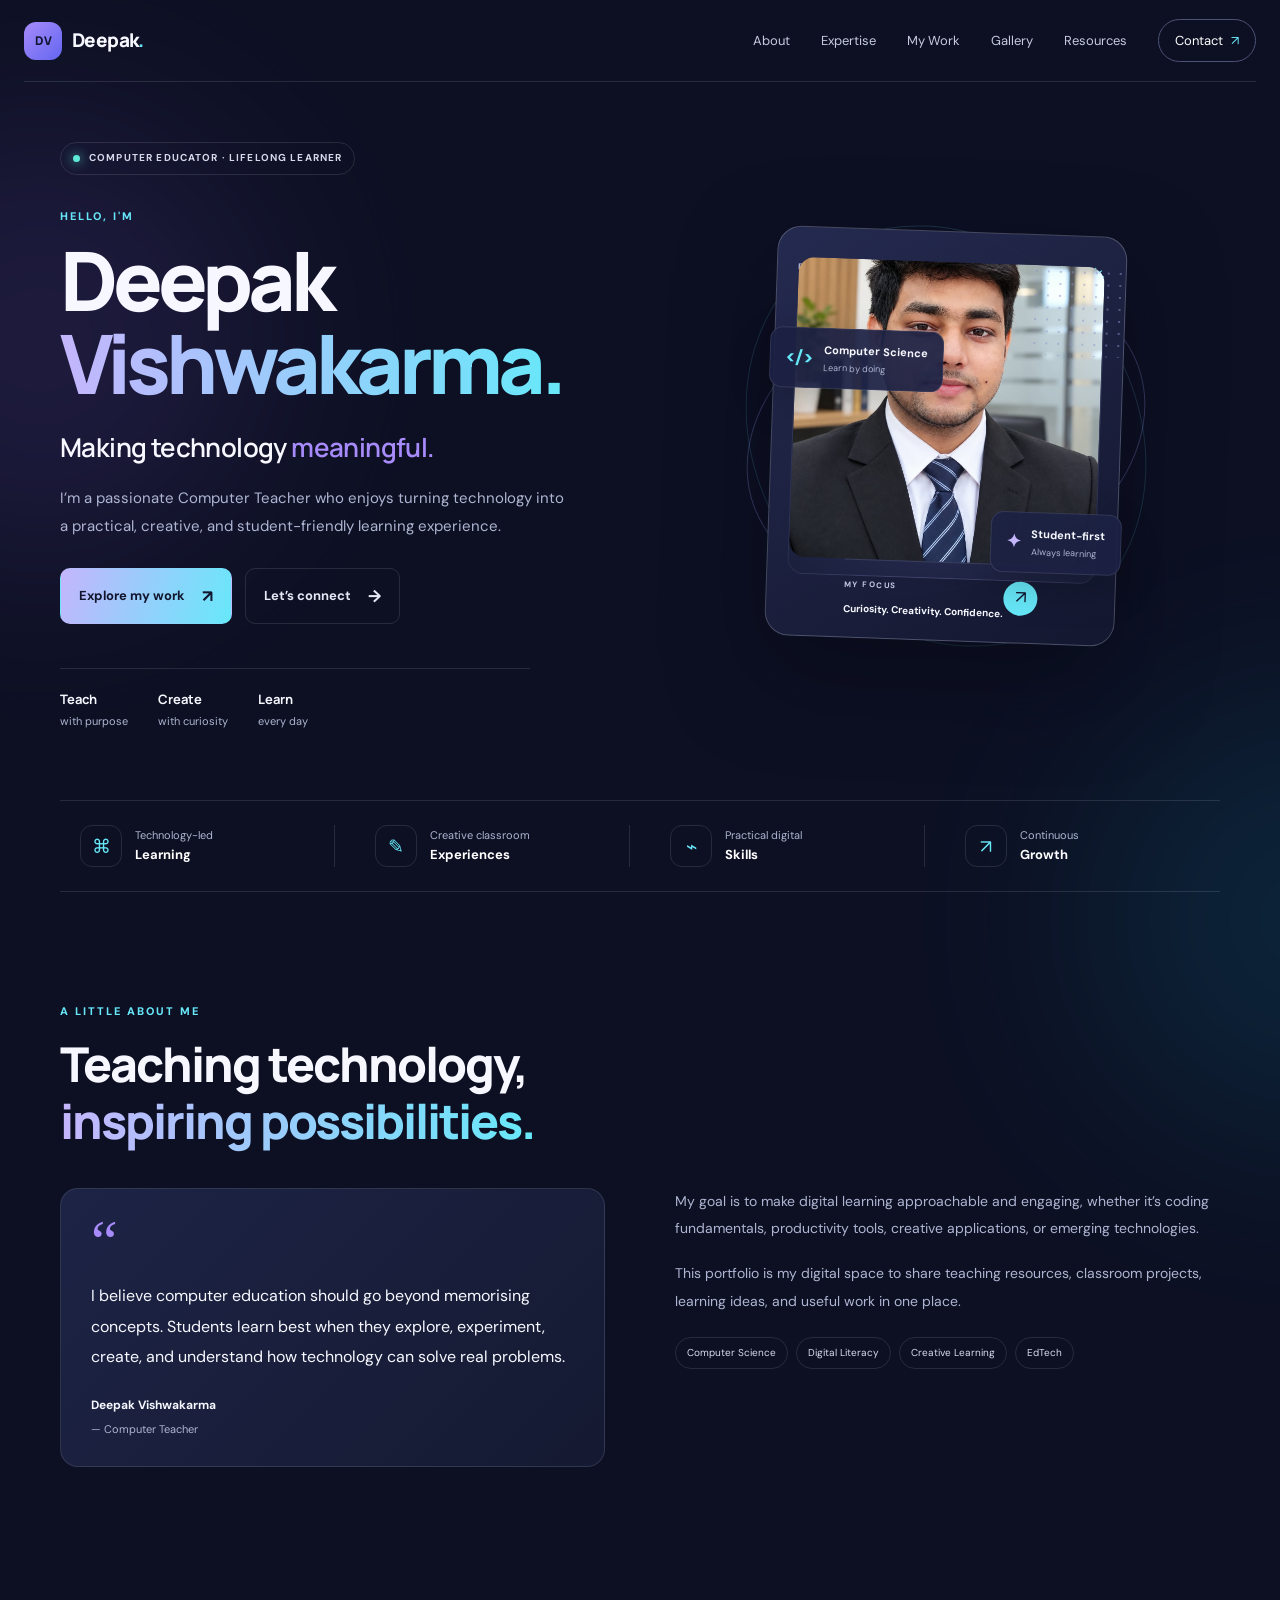
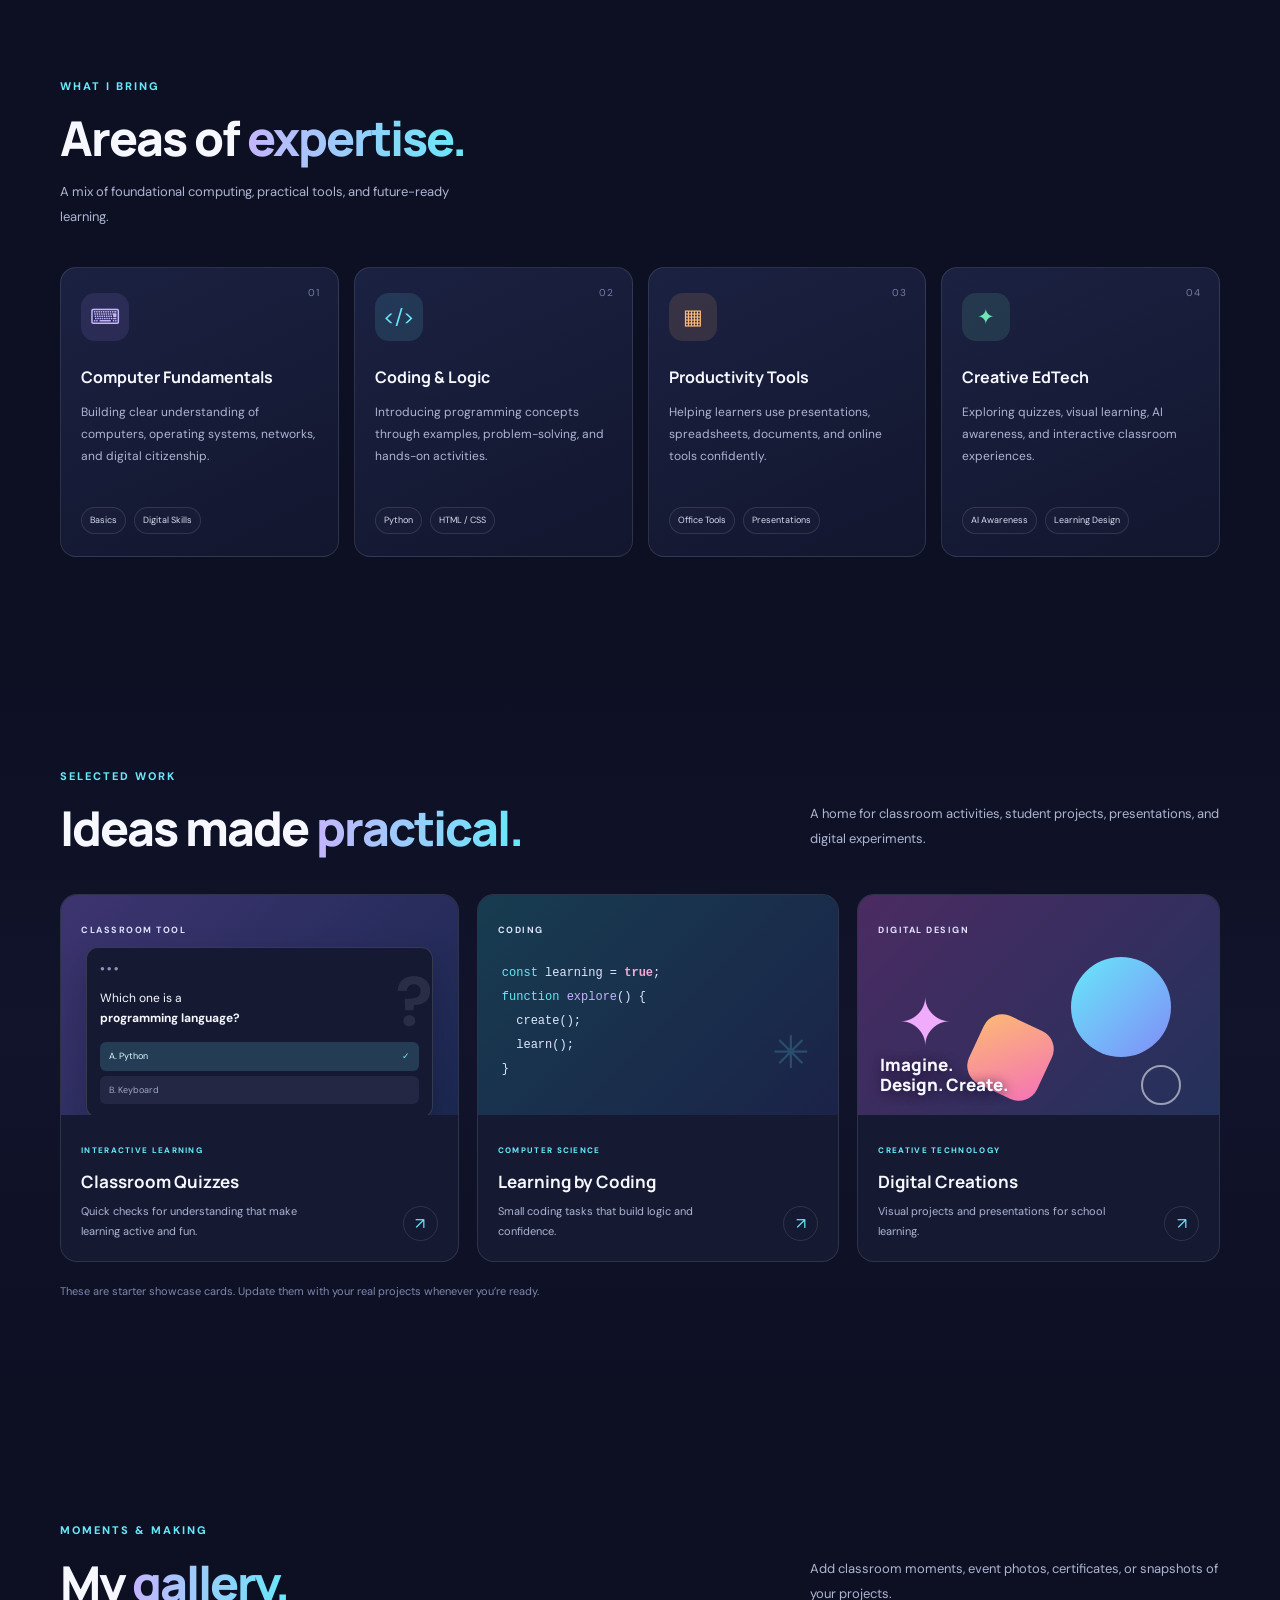
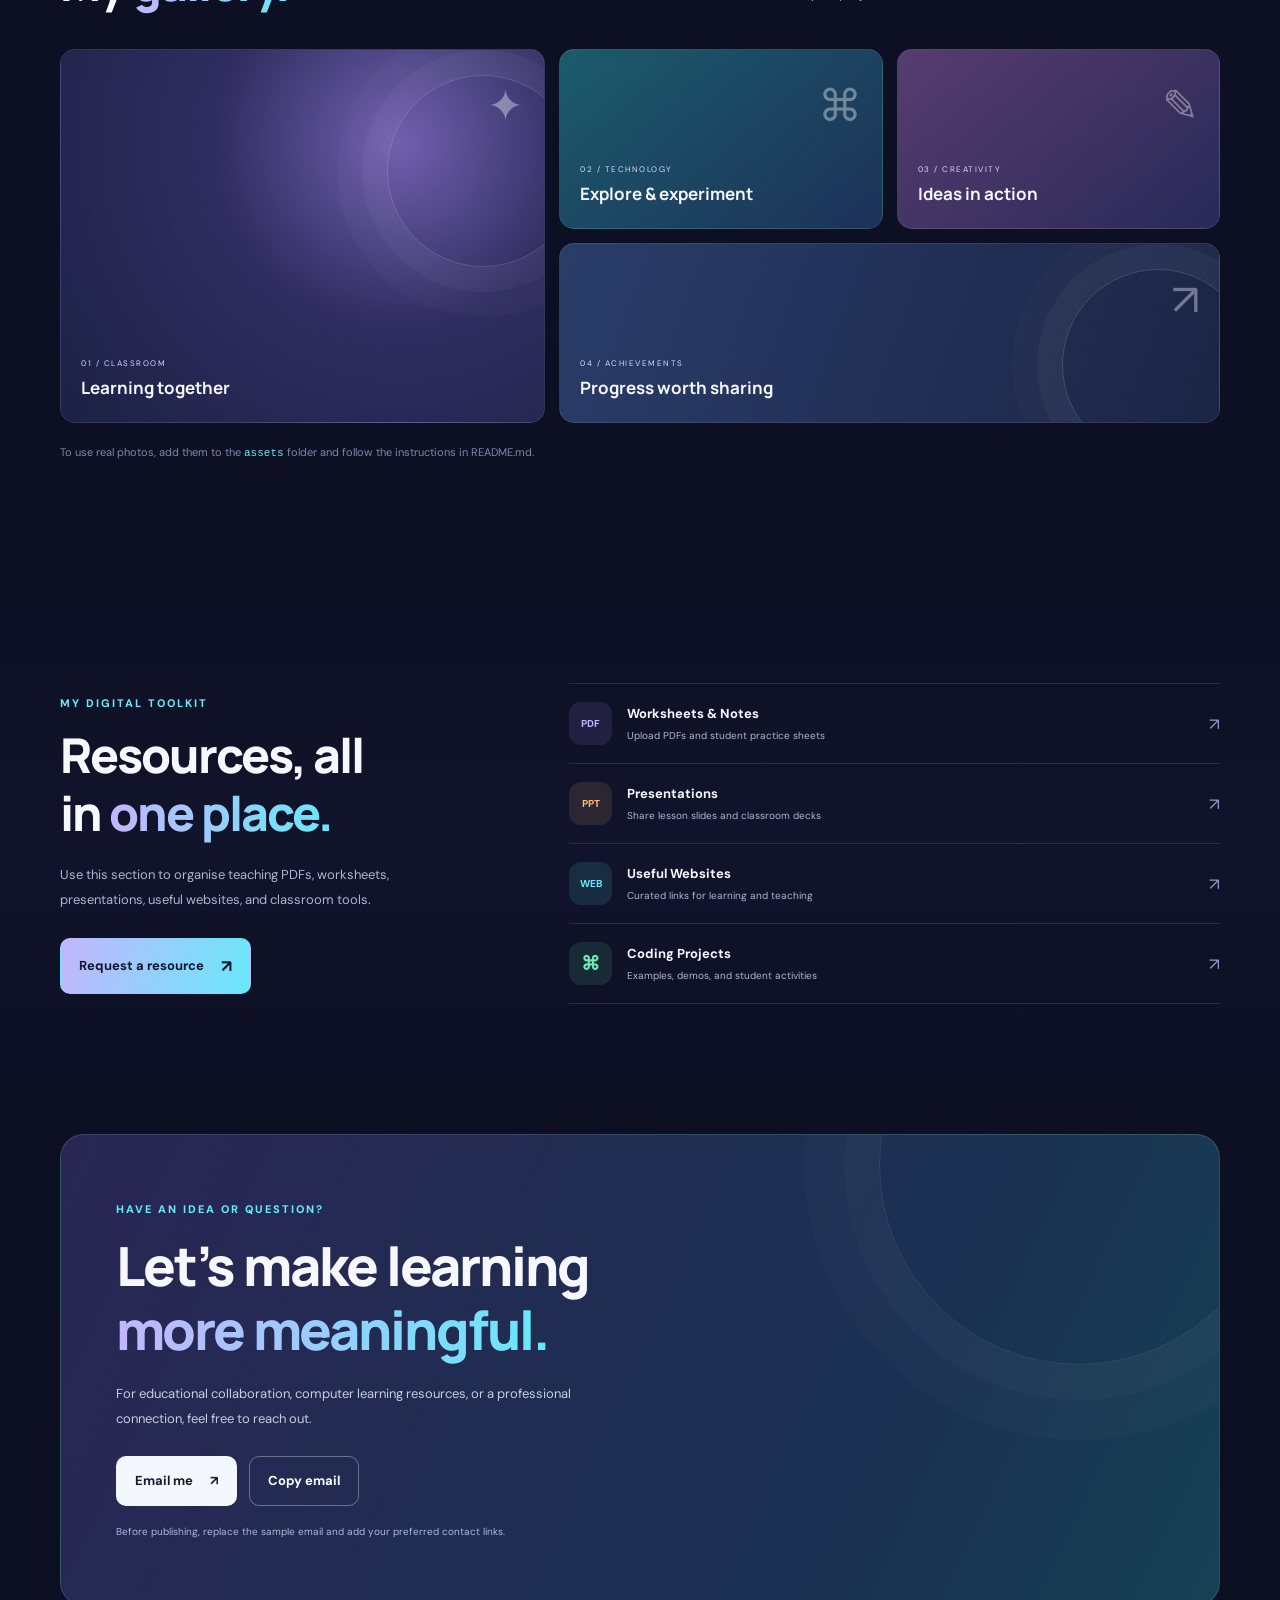
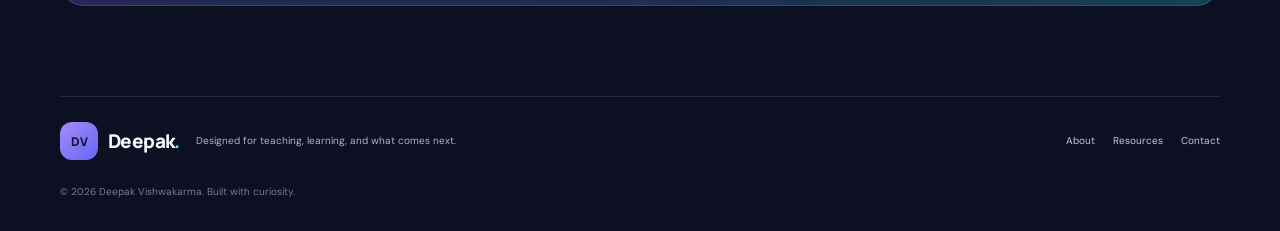
<file: index.html>
<!doctype html>
<html lang="en">
<head>
  <meta charset="utf-8">
  <meta name="viewport" content="width=device-width, initial-scale=1">
  <meta name="theme-color" content="#10152f">
  <meta name="description" content="Deepak Vishwakarma — Computer Teacher, technology educator, and lifelong learner.">
  <title>Deepak Vishwakarma | Computer Educator</title>
  <link rel="preconnect" href="https://fonts.googleapis.com">
  <link rel="preconnect" href="https://fonts.gstatic.com" crossorigin>
  <link href="https://fonts.googleapis.com/css2?family=DM+Sans:wght@400;500;600;700&family=Manrope:wght@400;500;600;700;800&display=swap" rel="stylesheet">
  <link rel="stylesheet" href="styles.css">
</head>
<body>
  <div class="page-glow glow-one"></div><div class="page-glow glow-two"></div>
  <header class="site-header">
    <a class="brand" href="#home" aria-label="Deepak Vishwakarma home"><span class="brand-mark">DV</span><span>Deepak<span class="brand-dot">.</span></span></a>
    <button class="menu-toggle" id="menuToggle" aria-label="Open navigation" aria-expanded="false">☰</button>
    <nav class="nav" id="nav">
      <a href="#about">About</a><a href="#expertise">Expertise</a><a href="#work">My Work</a><a href="#gallery">Gallery</a><a href="#resources">Resources</a><a class="nav-contact" href="#contact">Contact <span>↗</span></a>
    </nav>
  </header>

  <main>
    <section class="hero section-wrap" id="home">
      <div class="hero-copy">
        <div class="availability"><span class="pulse"></span> COMPUTER EDUCATOR · LIFELONG LEARNER</div>
        <p class="eyebrow">HELLO, I'M</p>
        <h1>Deepak<br><span>Vishwakarma.</span></h1>
        <h2>Making technology <em>meaningful.</em></h2>
        <p class="hero-description">I’m a passionate Computer Teacher who enjoys turning technology into a practical, creative, and student-friendly learning experience.</p>
        <div class="hero-actions"><a class="button button-primary" href="#work">Explore my work <span>↗</span></a><a class="button button-quiet" href="#contact">Let’s connect <span>→</span></a></div>
        <div class="hero-meta"><div><strong>Teach</strong><span>with purpose</span></div><div><strong>Create</strong><span>with curiosity</span></div><div><strong>Learn</strong><span>every day</span></div></div>
      </div>
      <div class="hero-visual">
        <div class="visual-orbit orbit-a"></div><div class="visual-orbit orbit-b"></div>
        <div class="portrait-card">
          <div class="portrait-top"><span class="tiny-label">EDUCATION × TECHNOLOGY</span><span class="spark">✳</span></div>
          <div class="portrait-placeholder">
          <img src="profile.jpeg" alt="Deepak Vishwakarma" style="width:100%;height:110%;object-fit:cover;border-radius:16px">
          <div class="portrait-bottom"><div><span class="tiny-label">MY FOCUS</span><strong>Curiosity. Creativity. Confidence.</strong></div><span class="arrow-badge">↗</span></div>
        </div>
        <div class="floating-chip chip-code"><span class="chip-icon">&lt;/&gt;</span><span><b>Computer Science</b><small>Learn by doing</small></span></div>
        <div class="floating-chip chip-light"><span class="chip-icon">✦</span><span><b>Student-first</b><small>Always learning</small></span></div>
        <div class="hero-grid-dots"></div>
      </div>
    </section>

    <section class="stats section-wrap">
      <div><span class="stat-icon">⌘</span><p>Technology-led<br><b>Learning</b></p></div>
      <div><span class="stat-icon">✎</span><p>Creative classroom<br><b>Experiences</b></p></div>
      <div><span class="stat-icon">⌁</span><p>Practical digital<br><b>Skills</b></p></div>
      <div><span class="stat-icon">↗</span><p>Continuous<br><b>Growth</b></p></div>
    </section>

    <section class="section section-wrap" id="about">
      <div class="section-heading"><p class="eyebrow">A LITTLE ABOUT ME</p><h2>Teaching technology,<br><span>inspiring possibilities.</span></h2></div>
      <div class="about-grid">
        <div class="about-note"><span class="quote-mark">“</span><p>I believe computer education should go beyond memorising concepts. Students learn best when they explore, experiment, create, and understand how technology can solve real problems.</p><div class="signature">Deepak Vishwakarma <span>— Computer Teacher</span></div></div>
        <div class="about-details"><p>My goal is to make digital learning approachable and engaging, whether it’s coding fundamentals, productivity tools, creative applications, or emerging technologies.</p><p>This portfolio is my digital space to share teaching resources, classroom projects, learning ideas, and useful work in one place.</p><div class="detail-pills"><span>Computer Science</span><span>Digital Literacy</span><span>Creative Learning</span><span>EdTech</span></div></div>
      </div>
    </section>

    <section class="section section-wrap" id="expertise">
      <div class="section-heading"><p class="eyebrow">WHAT I BRING</p><h2>Areas of <span>expertise.</span></h2><p class="section-subtitle">A mix of foundational computing, practical tools, and future-ready learning.</p></div>
      <div class="expertise-grid">
        <article class="expertise-card"><span class="card-number">01</span><div class="feature-icon purple">⌨</div><h3>Computer Fundamentals</h3><p>Building clear understanding of computers, operating systems, networks, and digital citizenship.</p><div class="mini-tags"><span>Basics</span><span>Digital Skills</span></div></article>
        <article class="expertise-card"><span class="card-number">02</span><div class="feature-icon blue">&lt;/&gt;</div><h3>Coding & Logic</h3><p>Introducing programming concepts through examples, problem-solving, and hands-on activities.</p><div class="mini-tags"><span>Python</span><span>HTML / CSS</span></div></article>
        <article class="expertise-card"><span class="card-number">03</span><div class="feature-icon orange">▦</div><h3>Productivity Tools</h3><p>Helping learners use presentations, spreadsheets, documents, and online tools confidently.</p><div class="mini-tags"><span>Office Tools</span><span>Presentations</span></div></article>
        <article class="expertise-card"><span class="card-number">04</span><div class="feature-icon green">✦</div><h3>Creative EdTech</h3><p>Exploring quizzes, visual learning, AI awareness, and interactive classroom experiences.</p><div class="mini-tags"><span>AI Awareness</span><span>Learning Design</span></div></article>
      </div>
    </section>

    <section class="section work-section" id="work"><div class="section-wrap">
      <div class="section-heading heading-row"><div><p class="eyebrow">SELECTED WORK</p><h2>Ideas made <span>practical.</span></h2></div><p class="section-subtitle">A home for classroom activities, student projects, presentations, and digital experiments.</p></div>
      <div class="work-grid">
        <article class="work-card work-feature"><div class="work-art art-quiz"><span class="art-label">CLASSROOM TOOL</span><div class="quiz-window"><span>● ● ●</span><div class="quiz-question">Which one is a<br><b>programming language?</b></div><div class="quiz-option">A. Python <span>✓</span></div><div class="quiz-option faded">B. Keyboard</div></div><span class="art-decoration">?</span></div><div class="work-info"><div><span class="work-type">INTERACTIVE LEARNING</span><h3>Classroom Quizzes</h3><p>Quick checks for understanding that make learning active and fun.</p></div><a class="round-link" href="#contact" aria-label="Ask about classroom quizzes">↗</a></div></article>
        <article class="work-card"><div class="work-art art-code"><span class="art-label">CODING</span><div class="code-lines"><i>const</i> learning = <b>true</b>;<br><i>function</i> <em>explore</em>() {<br>&nbsp;&nbsp;create();<br>&nbsp;&nbsp;learn();<br>}</div><span class="code-spark">✳</span></div><div class="work-info"><div><span class="work-type">COMPUTER SCIENCE</span><h3>Learning by Coding</h3><p>Small coding tasks that build logic and confidence.</p></div><a class="round-link" href="#resources" aria-label="Explore coding resources">↗</a></div></article>
        <article class="work-card"><div class="work-art art-creative"><span class="art-label">DIGITAL DESIGN</span><div class="design-shapes"><span>✦</span><i></i><b></b><em></em></div><div class="design-caption">Imagine.<br>Design. Create.</div></div><div class="work-info"><div><span class="work-type">CREATIVE TECHNOLOGY</span><h3>Digital Creations</h3><p>Visual projects and presentations for school learning.</p></div><a class="round-link" href="#gallery" aria-label="View gallery">↗</a></div></article>
      </div>
      <p class="edit-hint">These are starter showcase cards. Update them with your real projects whenever you’re ready.</p>
    </div></section>

    <section class="section section-wrap" id="gallery">
      <div class="section-heading heading-row"><div><p class="eyebrow">MOMENTS & MAKING</p><h2>My <span>gallery.</span></h2></div><p class="section-subtitle">Add classroom moments, event photos, certificates, or snapshots of your projects.</p></div>
      <div class="gallery-grid">
        <div class="gallery-tile gallery-one"><span class="gallery-symbol">✦</span><div><small>01 / CLASSROOM</small><b>Learning together</b></div></div>
        <div class="gallery-tile gallery-two"><span class="gallery-symbol">⌘</span><div><small>02 / TECHNOLOGY</small><b>Explore & experiment</b></div></div>
        <div class="gallery-tile gallery-three"><span class="gallery-symbol">✎</span><div><small>03 / CREATIVITY</small><b>Ideas in action</b></div></div>
        <div class="gallery-tile gallery-four"><span class="gallery-symbol">↗</span><div><small>04 / ACHIEVEMENTS</small><b>Progress worth sharing</b></div></div>
      </div>
      <p class="edit-hint">To use real photos, add them to the <code>assets</code> folder and follow the instructions in README.md.</p>
    </section>

    <section class="section resources-section" id="resources"><div class="section-wrap resources-layout">
      <div><p class="eyebrow">MY DIGITAL TOOLKIT</p><h2>Resources, all<br>in <span>one place.</span></h2><p class="section-subtitle">Use this section to organise teaching PDFs, worksheets, presentations, useful websites, and classroom tools.</p><a class="button button-primary" href="#contact">Request a resource <span>↗</span></a></div>
      <div class="resource-list">
        <a class="resource-item" href="#contact"><span class="resource-icon">PDF</span><span><b>Worksheets & Notes</b><small>Upload PDFs and student practice sheets</small></span><span class="resource-arrow">↗</span></a>
        <a class="resource-item" href="#contact"><span class="resource-icon ppt">PPT</span><span><b>Presentations</b><small>Share lesson slides and classroom decks</small></span><span class="resource-arrow">↗</span></a>
        <a class="resource-item" href="#contact"><span class="resource-icon web">WEB</span><span><b>Useful Websites</b><small>Curated links for learning and teaching</small></span><span class="resource-arrow">↗</span></a>
        <a class="resource-item" href="#contact"><span class="resource-icon code">⌘</span><span><b>Coding Projects</b><small>Examples, demos, and student activities</small></span><span class="resource-arrow">↗</span></a>
      </div>
    </div></section>

    <section class="section section-wrap contact-section" id="contact">
      <div class="contact-card"><div class="contact-orb"></div><p class="eyebrow">HAVE AN IDEA OR QUESTION?</p><h2>Let’s make learning<br><span>more meaningful.</span></h2><p>For educational collaboration, computer learning resources, or a professional connection, feel free to reach out.</p><div class="contact-actions"><a class="button button-light" id="emailLink" href="mailto:your.email@example.com">Email me <span>↗</span></a><button class="button button-outline-light" id="copyEmail" type="button">Copy email</button></div><small class="contact-note">Before publishing, replace the sample email and add your preferred contact links.</small></div>
    </section>
  </main>

  <footer class="footer section-wrap"><a class="brand" href="#home"><span class="brand-mark">DV</span><span>Deepak<span class="brand-dot">.</span></span></a><p>Designed for teaching, learning, and what comes next.</p><div class="footer-links"><a href="#about">About</a><a href="#resources">Resources</a><a href="#contact">Contact</a></div><small>© <span id="year"></span> Deepak Vishwakarma. Built with curiosity.</small></footer>
  <div class="toast" id="toast" role="status" aria-live="polite"></div>
  <script src="script.js"></script>
</body>
</html>
</file>
<file: styles.css>
:root{--bg:#0d1023;--panel:#151a35;--panel2:#1b2142;--text:#f7f8ff;--muted:#aeb5d2;--purple:#a78bfa;--cyan:#67e8f9;--line:rgba(255,255,255,.11);--font:'DM Sans',sans-serif;--display:'Manrope',sans-serif}
*{box-sizing:border-box}html{scroll-behavior:smooth;scroll-padding-top:90px}body{margin:0;background:var(--bg);color:var(--text);font-family:var(--font);line-height:1.65;overflow-x:hidden}a{color:inherit;text-decoration:none}button{font:inherit}.page-glow{position:absolute;width:440px;height:440px;border-radius:50%;filter:blur(100px);opacity:.15;pointer-events:none;z-index:-1}.glow-one{background:#805ad5;top:120px;left:-180px}.glow-two{background:#0891b2;top:700px;right:-250px}.section-wrap{width:min(1160px,calc(100% - 48px));margin-inline:auto}.site-header{height:82px;width:min(1240px,calc(100% - 48px));margin:auto;display:flex;align-items:center;justify-content:space-between;border-bottom:1px solid var(--line);position:relative;z-index:10}.brand{display:flex;align-items:center;gap:10px;font-family:var(--display);font-size:19px;font-weight:800;letter-spacing:-.6px}.brand-mark{display:grid;place-items:center;width:38px;height:38px;border-radius:12px;background:linear-gradient(135deg,var(--purple),#6366f1);color:#10152f;font-size:12px;font-weight:900;letter-spacing:0}.brand-dot{color:var(--cyan)}.nav{display:flex;align-items:center;gap:31px;font-size:13px;color:#c6cbe0}.nav a{transition:color .2s}.nav a:hover{color:var(--cyan)}.nav-contact{border:1px solid #4c5273;border-radius:30px;padding:10px 16px;color:white!important}.nav-contact span{color:var(--cyan);margin-left:5px}.menu-toggle{display:none;background:none;color:white;border:1px solid var(--line);border-radius:9px;padding:7px 10px;font-size:21px}.hero{display:grid;grid-template-columns:1.03fr .97fr;gap:30px;align-items:center;min-height:660px;padding-top:60px;padding-bottom:70px}.availability{display:inline-flex;align-items:center;gap:9px;padding:7px 12px;border:1px solid var(--line);border-radius:30px;color:#d6d9ea;font-size:10px;letter-spacing:1.15px;font-weight:700;margin-bottom:32px}.pulse{width:7px;height:7px;border-radius:50%;background:#5eead4;box-shadow:0 0 12px #5eead4}.eyebrow{font-size:11px;font-weight:800;letter-spacing:2px;color:var(--cyan);margin:0 0 14px}.hero h1{font-family:var(--display);font-size:clamp(52px,6.5vw,82px);line-height:1.02;letter-spacing:-5px;margin:0 0 20px;font-weight:800}.hero h1 span,.section-heading h2 span,.resources-layout h2 span,.contact-card h2 span{background:linear-gradient(90deg,#c4b5fd,#67e8f9);-webkit-background-clip:text;background-clip:text;color:transparent}.hero h2{font-family:var(--display);font-size:clamp(19px,2.2vw,26px);font-weight:600;margin:0 0 15px;letter-spacing:-.6px}.hero h2 em{font-style:normal;color:var(--purple)}.hero-description{max-width:510px;color:var(--muted);font-size:15px;line-height:1.9}.hero-actions{display:flex;align-items:center;gap:13px;margin-top:27px}.button{display:inline-flex;justify-content:center;align-items:center;gap:17px;border-radius:10px;padding:13px 18px;font-size:13px;font-weight:700;border:1px solid transparent;cursor:pointer;transition:transform .2s,opacity .2s}.button:hover{transform:translateY(-2px)}.button-primary{background:linear-gradient(110deg,#c4b5fd,#67e8f9);color:#11152d}.button-primary span,.button-quiet span{font-size:17px}.button-quiet{color:#e6e8f5;border-color:var(--line)}.hero-meta{display:flex;gap:30px;margin-top:44px;padding-top:20px;border-top:1px solid var(--line);max-width:470px}.hero-meta div{display:flex;flex-direction:column;gap:2px}.hero-meta strong{font-family:var(--display);font-size:13px}.hero-meta span{font-size:11px;color:var(--muted)}.hero-visual{position:relative;min-height:490px;display:grid;place-items:center}.portrait-card{position:relative;z-index:2;width:min(350px,78%);height:410px;border:1px solid rgba(255,255,255,.2);border-radius:24px;padding:20px;background:linear-gradient(145deg,rgba(38,44,82,.96),rgba(20,24,48,.96));box-shadow:0 35px 90px #05071380;transform:rotate(2deg)}.portrait-top,.portrait-bottom{display:flex;justify-content:space-between;align-items:center}.tiny-label{font-size:8px;letter-spacing:1.5px;color:#c3c9e4;font-weight:700}.spark{font-size:24px;color:var(--cyan)}.portrait-placeholder{height:275px;margin:12px 0;display:flex;flex-direction:column;align-items:center;justify-content:center;border-radius:16px;background:radial-gradient(circle at 50% 30%,#454b83,#24294d 65%,#1a1f3b);border:1px solid #ffffff10}.avatar-shape{width:112px;height:112px;border-radius:50% 50% 42% 42%;display:grid;place-items:center;background:linear-gradient(145deg,#b7a5ff,#67e8f9);color:#161a38;font-family:var(--display);font-size:30px;font-weight:800;box-shadow:0 12px 50px #67e8f925}.portrait-placeholder p{font-size:12px;margin:15px 0 0;color:#e3e5f5}.portrait-placeholder small{font-size:10px;color:#aeb5d2}.portrait-placeholder code,.edit-hint code{color:var(--cyan)}.portrait-bottom{padding-top:9px;border-top:1px solid var(--line)}.portrait-bottom strong{display:block;font-size:10px;margin-top:5px}.arrow-badge{display:grid;place-items:center;width:34px;height:34px;border-radius:50%;background:var(--cyan);color:#10152f;font-size:18px}.visual-orbit{position:absolute;border:1px solid #9c9ff54a;border-radius:50%;transform:rotate(-20deg)}.orbit-a{width:410px;height:300px}.orbit-b{width:440px;height:380px;transform:rotate(55deg);border-color:#67e8f92a}.floating-chip{position:absolute;z-index:3;display:flex;align-items:center;gap:10px;padding:12px 15px;border-radius:13px;border:1px solid #ffffff1a;background:#1c2244ed;box-shadow:0 15px 40px #0003}.floating-chip b,.floating-chip small{display:block}.floating-chip b{font-size:11px}.floating-chip small{font-size:9px;color:var(--muted);margin-top:2px}.chip-code{left:-5px;top:100px}.chip-light{right:-5px;bottom:70px}.chip-icon{font-weight:800;color:var(--cyan);font-size:18px}.chip-light .chip-icon{color:#c4b5fd}.hero-grid-dots{position:absolute;right:0;top:30px;width:95px;height:90px;opacity:.5;background-image:radial-gradient(#8b91c8 1px,transparent 1px);background-size:12px 12px}.stats{display:grid;grid-template-columns:repeat(4,1fr);border-block:1px solid var(--line);padding:24px 0;gap:20px}.stats>div{display:flex;align-items:center;gap:13px;padding-left:20px;border-right:1px solid var(--line)}.stats>div:last-child{border:0}.stat-icon{width:42px;height:42px;border:1px solid #ffffff1c;border-radius:12px;display:grid;place-items:center;color:var(--cyan);font-size:19px}.stats p{margin:0;color:var(--muted);font-size:11px;line-height:1.6}.stats b{color:#fff;font-size:13px}.section{padding-top:110px;padding-bottom:100px}.section-heading{margin-bottom:38px}.section-heading h2,.resources-layout h2,.contact-card h2{font-family:var(--display);font-size:clamp(32px,4vw,48px);line-height:1.2;letter-spacing:-2px;margin:0;font-weight:800}.section-subtitle{color:var(--muted);font-size:13px;line-height:1.9;max-width:410px}.about-grid{display:grid;grid-template-columns:1fr 1fr;gap:70px;align-items:start}.about-note{position:relative;background:linear-gradient(135deg,#1d2345,#151a32);border:1px solid var(--line);border-radius:18px;padding:28px 30px}.quote-mark{font-family:Georgia,serif;font-size:60px;line-height:.8;color:var(--purple)}.about-note p{font-size:16px;line-height:1.9;margin:12px 0 24px}.signature{font-weight:700;font-size:12px}.signature span{display:block;color:var(--muted);font-weight:400;font-size:11px;margin-top:4px}.about-details p{font-size:14px;color:var(--muted);line-height:1.95;margin-top:0;margin-bottom:18px}.detail-pills,.mini-tags{display:flex;flex-wrap:wrap;gap:8px;margin-top:22px}.detail-pills span,.mini-tags span{border:1px solid var(--line);border-radius:30px;padding:7px 11px;color:#d8dcef;font-size:10px}.expertise-grid{display:grid;grid-template-columns:repeat(4,1fr);gap:15px}.expertise-card{position:relative;padding:25px 20px 22px;background:linear-gradient(155deg,#1b2141,#12162e);border:1px solid var(--line);border-radius:16px;transition:transform .2s,border-color .2s}.expertise-card:hover,.work-card:hover{transform:translateY(-4px);border-color:#a78bfa66}.card-number{position:absolute;right:18px;top:17px;font-size:10px;color:#757da7;letter-spacing:1px}.feature-icon{width:48px;height:48px;display:grid;place-items:center;border-radius:14px;font-size:21px;margin-bottom:25px}.purple{background:#a78bfa20;color:#c4b5fd}.blue{background:#67e8f920;color:#67e8f9}.orange{background:#fdba7420;color:#fdba74}.green{background:#6ee7b720;color:#6ee7b7}.expertise-card h3{font-family:var(--display);font-size:16px;line-height:1.4;margin:0 0 12px}.expertise-card p{font-size:12px;line-height:1.85;color:var(--muted);min-height:88px;margin:0}.mini-tags{margin-top:18px}.mini-tags span{font-size:9px;padding:5px 8px;background:#ffffff04}.work-section,.resources-section{background:linear-gradient(180deg,transparent,#14183280,transparent)}.heading-row{display:flex;justify-content:space-between;align-items:end;gap:30px}.heading-row .section-subtitle{margin:0 0 5px}.work-grid{display:grid;grid-template-columns:1.1fr 1fr 1fr;gap:18px}.work-card{overflow:hidden;border:1px solid var(--line);border-radius:17px;background:#151a32;transition:transform .2s,border-color .2s}.work-art{height:220px;position:relative;overflow:hidden;padding:20px}.art-label{font-size:9px;letter-spacing:1.5px;color:#dfe4ff;font-weight:700}.art-quiz{background:linear-gradient(135deg,#3d3470,#1b2851)}.quiz-window{position:absolute;left:25px;right:25px;top:52px;background:#151a32;border:1px solid #ffffff24;border-radius:12px;padding:13px;box-shadow:0 15px 35px #0003;font-size:9px}.quiz-window>span{color:#8b92bb;font-size:8px}.quiz-question{font-size:12px;margin:13px 0}.quiz-option{padding:7px 9px;background:#243c54;border-radius:6px;margin-top:5px;color:#d8fbff}.quiz-option span{float:right;color:#67e8f9}.quiz-option.faded{background:#232743;color:#a1a7c3}.art-decoration{position:absolute;right:25px;top:50px;font-size:70px;color:#ffffff17;font-weight:800}.art-code{background:linear-gradient(135deg,#173c50,#1b2348)}.code-lines{position:absolute;left:24px;top:66px;font:12px/2 monospace;color:#e0e7ff}.code-lines i{color:#67e8f9;font-style:normal}.code-lines b{color:#f9a8d4}.code-lines em{color:#c4b5fd;font-style:normal}.code-spark{position:absolute;right:28px;bottom:25px;font-size:45px;color:#67e8f933}.art-creative{background:linear-gradient(135deg,#4b2b62,#23315b)}.design-shapes{position:absolute;inset:50px 0 0 0}.design-shapes span{position:absolute;left:40px;top:25px;color:#f0abfc;font-size:65px}.design-shapes i{position:absolute;width:100px;height:100px;border-radius:50%;background:linear-gradient(135deg,#67e8f9,#818cf8);right:48px;top:12px}.design-shapes b{position:absolute;width:75px;height:75px;background:linear-gradient(135deg,#fdba74,#f472b6);left:115px;top:75px;transform:rotate(25deg);border-radius:20px}.design-shapes em{position:absolute;width:40px;height:40px;border:2px solid #fff8;right:38px;bottom:10px;border-radius:50%}.design-caption{position:absolute;left:22px;bottom:20px;font-family:var(--display);font-weight:800;font-size:17px;line-height:1.2;text-shadow:0 2px 12px #201132}.work-info{padding:20px;display:flex;justify-content:space-between;gap:12px;align-items:end}.work-type{font-size:8px;letter-spacing:1.3px;color:var(--cyan);font-weight:800}.work-info h3{font-family:var(--display);font-size:17px;margin:6px 0}.work-info p{font-size:11px;color:var(--muted);line-height:1.8;margin:0;max-width:240px}.round-link{flex-shrink:0;width:35px;height:35px;border-radius:50%;border:1px solid var(--line);display:grid;place-items:center;color:var(--cyan)}.edit-hint{color:#7f87ad;font-size:11px;margin-top:20px}.gallery-grid{display:grid;grid-template-columns:1.2fr .8fr .8fr;grid-template-rows:180px 180px;gap:14px}.gallery-tile{border-radius:15px;position:relative;overflow:hidden;padding:20px;display:flex;flex-direction:column;justify-content:space-between;border:1px solid #ffffff16}.gallery-one{grid-row:span 2;background:radial-gradient(circle at 70% 25%,#7060ae,#302d60 42%,#1b2144)}.gallery-two{background:linear-gradient(140deg,#1b5b6c,#1d3158)}.gallery-three{background:linear-gradient(140deg,#573c70,#282a57)}.gallery-four{grid-column:span 2;background:linear-gradient(110deg,#293d69,#1c2445)}.gallery-symbol{font-size:44px;color:#ffffff60;align-self:flex-end}.gallery-tile div{display:flex;flex-direction:column;gap:4px;z-index:1}.gallery-tile small{font-size:8px;letter-spacing:1.5px;color:#d5dafa}.gallery-tile b{font-family:var(--display);font-size:17px}.gallery-one:after,.gallery-four:after{content:"";position:absolute;width:190px;height:190px;border:1px solid #ffffff2a;border-radius:50%;right:-35px;top:25px;box-shadow:0 0 0 25px #ffffff08,0 0 0 50px #ffffff05}.resources-layout{display:grid;grid-template-columns:.8fr 1.2fr;gap:75px;align-items:center}.resources-layout .section-subtitle{margin:22px 0 25px}.resource-list{border-top:1px solid var(--line)}.resource-item{display:flex;align-items:center;gap:15px;padding:18px 0;border-bottom:1px solid var(--line);transition:padding .2s}.resource-item:hover{padding-left:8px}.resource-icon{width:43px;height:43px;flex-shrink:0;display:grid;place-items:center;border-radius:12px;background:#a78bfa1e;color:#c4b5fd;font-size:10px;font-weight:800}.resource-icon.ppt{background:#fdba741c;color:#fdba74}.resource-icon.web{background:#67e8f91c;color:#67e8f9}.resource-icon.code{background:#6ee7b71c;color:#6ee7b7;font-size:19px}.resource-item>span:nth-child(2){display:flex;flex-direction:column;gap:3px;flex:1}.resource-item b{font-size:13px}.resource-item small{font-size:10px;color:var(--muted)}.resource-arrow{font-size:17px;color:#8e97c1}.contact-section{padding-top:30px;padding-bottom:90px}.contact-card{position:relative;overflow:hidden;padding:65px 55px;border-radius:24px;border:1px solid #ffffff20;background:linear-gradient(115deg,#292653,#1a3152 72%,#164154)}.contact-card .eyebrow,.contact-card h2,.contact-card>p:not(.eyebrow),.contact-actions,.contact-note{position:relative;z-index:1}.contact-card h2{font-size:clamp(34px,4.4vw,54px)}.contact-card>p:not(.eyebrow){max-width:510px;color:#c7cce3;font-size:13px;line-height:1.9;margin:20px 0 25px}.contact-orb{position:absolute;width:400px;height:400px;border:1px solid #ffffff18;border-radius:50%;right:-60px;top:-170px;box-shadow:0 0 0 35px #ffffff05,0 0 0 75px #ffffff04}.contact-actions{display:flex;gap:12px;align-items:center}.button-light{background:#f5f7ff;color:#151a32}.button-outline-light{background:transparent;color:#fff;border-color:#ffffff55}.contact-note{display:block;font-size:10px;color:#aeb8d8;margin-top:18px}.footer{display:grid;grid-template-columns:auto 1fr auto;gap:16px;align-items:center;padding-top:25px;padding-bottom:30px;border-top:1px solid var(--line)}.footer>p{font-size:10px;color:var(--muted);margin:0}.footer-links{display:flex;gap:18px;font-size:10px;color:#c4c9df}.footer>small{grid-column:1/-1;color:#737c9f;font-size:10px;margin-top:8px}.toast{position:fixed;bottom:25px;left:50%;transform:translate(-50%,20px);background:#f5f7ff;color:#10152f;padding:10px 16px;border-radius:9px;font-size:12px;font-weight:700;opacity:0;pointer-events:none;transition:all .25s;z-index:20}.toast.show{opacity:1;transform:translate(-50%,0)}
@media(max-width:900px){.nav{gap:16px}.hero{gap:10px}.hero h1{letter-spacing:-3px}.expertise-grid{grid-template-columns:repeat(2,1fr)}.work-grid{grid-template-columns:1fr 1fr}.work-card:first-child{grid-column:span 2}.work-card:first-child .work-art{height:240px}.resources-layout{gap:35px}.stats>div{padding-left:10px}}
@media(max-width:650px){.section-wrap,.site-header{width:calc(100% - 34px)}.site-header{height:70px}.menu-toggle{display:block}.nav{display:none;position:absolute;top:62px;left:0;right:0;padding:16px;background:#171c38;border:1px solid var(--line);border-radius:14px;flex-direction:column;align-items:stretch;gap:0;box-shadow:0 20px 40px #0005}.nav.open{display:flex}.nav a{padding:12px 10px}.nav-contact{margin-top:5px;text-align:center}.hero{grid-template-columns:1fr;padding-top:48px;padding-bottom:50px;min-height:0}.hero h1{font-size:60px}.hero-visual{min-height:430px;margin-top:10px}.portrait-card{height:370px;width:min(320px,78%)}.portrait-placeholder{height:235px}.chip-code{left:0;top:70px}.chip-light{right:0;bottom:45px}.orbit-a{width:320px;height:270px}.orbit-b{width:340px;height:320px}.hero-meta{gap:18px}.stats{grid-template-columns:1fr 1fr;gap:18px;padding:20px 0}.stats>div{border-right:0;padding-left:0}.section{padding-top:75px;padding-bottom:70px}.about-grid,.resources-layout{grid-template-columns:1fr;gap:28px}.section-heading h2,.resources-layout h2{letter-spacing:-1.3px}.expertise-grid{gap:10px}.expertise-card{padding:20px 15px}.expertise-card p{min-height:0}.heading-row{display:block}.heading-row .section-subtitle{margin-top:15px}.work-grid{grid-template-columns:1fr}.work-card:first-child{grid-column:auto}.work-card:first-child .work-art,.work-art{height:210px}.gallery-grid{grid-template-columns:1fr 1fr;grid-template-rows:170px 170px 150px}.gallery-one{grid-row:span 2}.gallery-four{grid-column:span 2}.contact-card{padding:40px 25px}.contact-orb{right:-230px}.footer{grid-template-columns:1fr auto}.footer>p{grid-column:1/-1;grid-row:2}.footer-links{grid-column:1/-1;grid-row:3}.footer>small{grid-row:4}.hero-actions{flex-wrap:wrap}}
@media(max-width:380px){.hero h1{font-size:52px}.availability{font-size:8px}.hero-meta{gap:12px}.hero-meta strong{font-size:12px}.hero-meta span{font-size:10px}.expertise-grid{grid-template-columns:1fr}.gallery-grid{gap:9px}.gallery-tile{padding:14px}.gallery-tile b{font-size:14px}}
</file>
